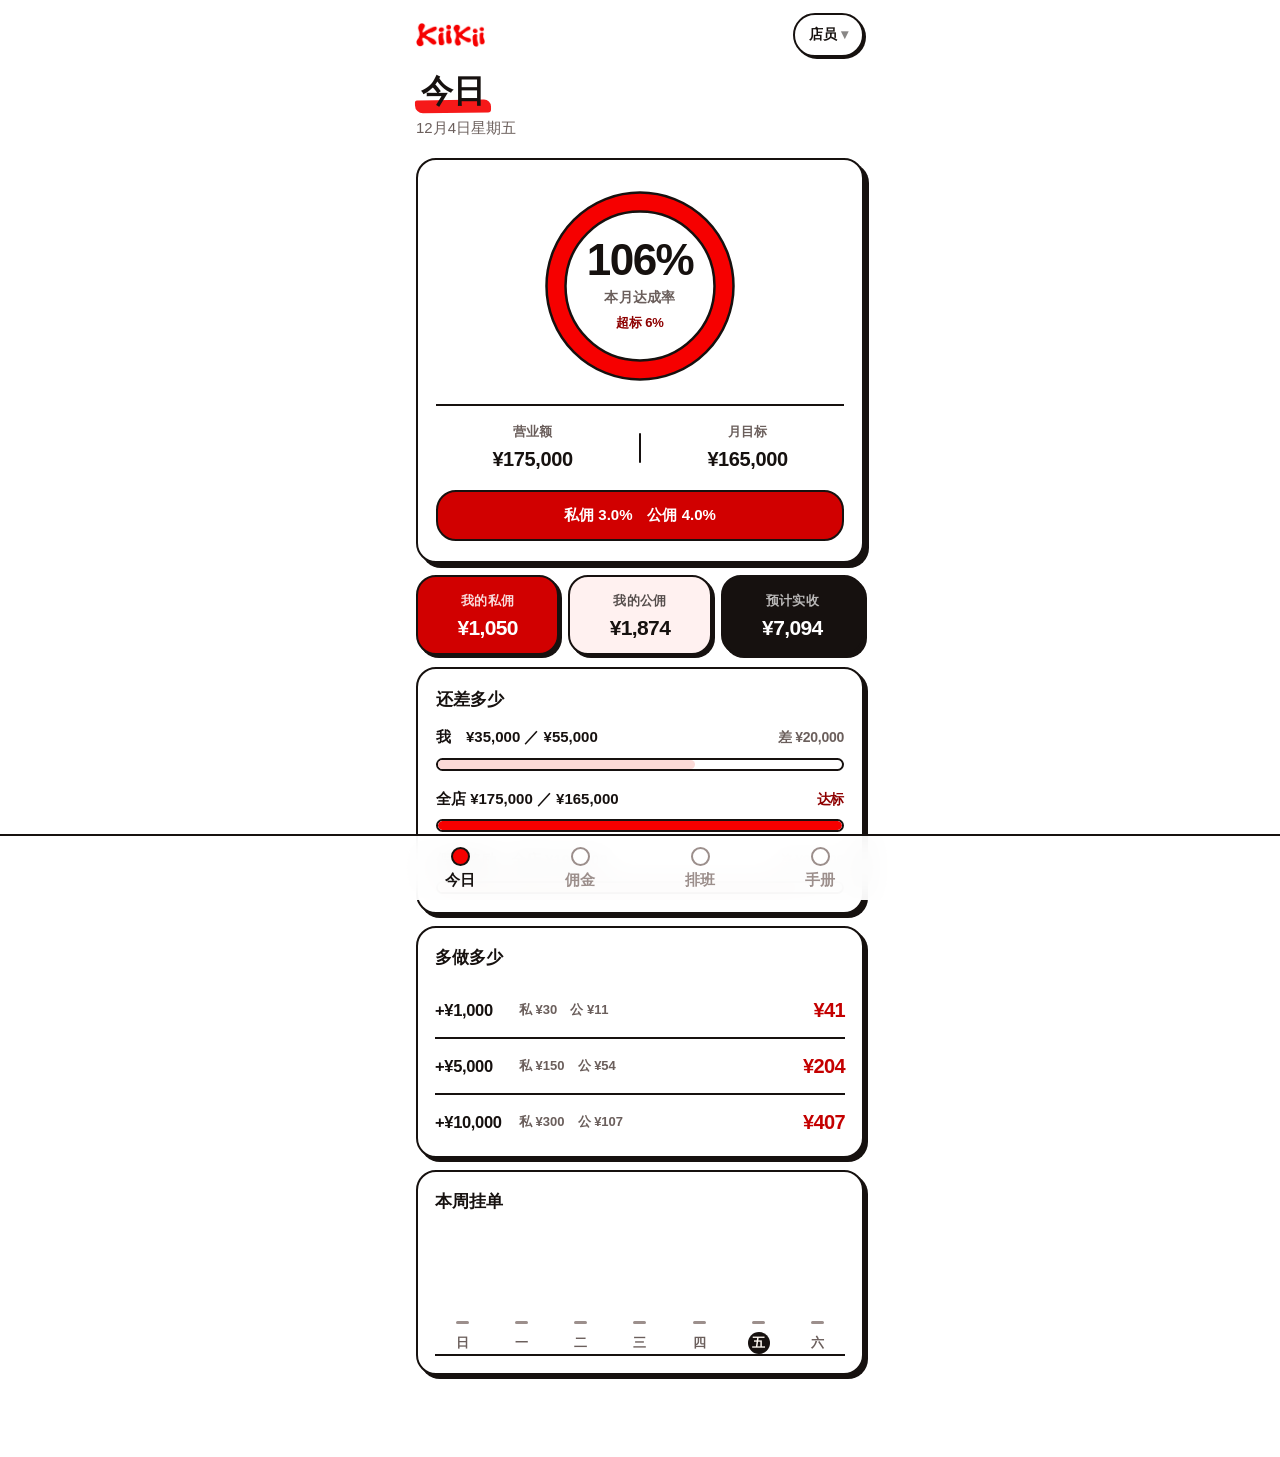
<file: index.html>
<!doctype html>
<html lang="zh-Hans">
<head>
<meta charset="utf-8">
<meta name="viewport" content="width=device-width,initial-scale=1,viewport-fit=cover">
<meta name="theme-color" content="#fdf6f5">
<meta name="robots" content="noindex,nofollow">
<title>KIIKII 珠海店</title>
<link rel="icon" href="logo.png">
<link rel="stylesheet" href="app.css">
</head>
<body>

<!-- ══ 今日 ══ -->
<main class="app" id="p-home">
  <div class="brand">
    <img src="logo.png" alt="KiiKii" width="150" height="52">
    <button class="who" id="whoName" type="button">店员</button>
  </div>
  <div class="bar"><div><h1><span class="hl">今日</span></h1><div class="sub" id="homeSub"></div></div></div>

  <div class="stack">
    <div class="hero">
      <div class="dial">
        <svg viewBox="0 0 200 200" role="img" aria-labelledby="dialT">
          <title id="dialT">本月达成率</title>
          <circle cx="100" cy="100" r="84" fill="none" stroke="#fff1f0" stroke-width="19"></circle>
          <circle id="arcMain" cx="100" cy="100" r="84" fill="none" stroke="#f60000" stroke-width="19"
                  stroke-linecap="butt" stroke-dasharray="527.79" stroke-dashoffset="527.79"></circle>
          <circle cx="100" cy="100" r="93.5" fill="none" stroke="#16110f" stroke-width="2.5"></circle>
          <circle cx="100" cy="100" r="74.5" fill="none" stroke="#16110f" stroke-width="2.5"></circle>
        </svg>
        <div class="mid">
          <div class="pct num" id="hPct">0%</div>
          <div class="pl">本月达成率</div>
          <div class="over num" id="hOver" hidden></div>
        </div>
      </div>
      <div class="heroFig">
        <div class="c"><div class="k">营业额</div><div class="v num" id="hRev">¥0</div></div>
        <div class="sep"></div>
        <div class="c"><div class="k">月目标</div><div class="v num" id="hTgt">¥0</div></div>
      </div>
      <div class="verdict" id="hVerdict"></div>
    </div>

    <div class="tiles">
      <div class="tile priv"><div class="k">我的私佣</div><div class="v num" id="hPv">¥0</div></div>
      <div class="tile pub"><div class="k">我的公佣</div><div class="v num" id="hPb">¥0</div></div>
      <div class="tile net"><div class="k">预计实收</div><div class="v num" id="hNet">¥0</div></div>
    </div>

    <div class="card pgcard">
      <div class="ct">还差多少</div>
      <div class="pg" id="pgMe">
        <div class="pgtop"><span class="pl"></span><span class="pr num"></span></div>
        <div class="track"><div class="fill"></div></div>
      </div>
      <div class="pg" id="pgSt">
        <div class="pgtop"><span class="pl"></span><span class="pr num"></span></div>
        <div class="track"><div class="fill"></div></div>
      </div>
      <div class="pg" id="hLeaveProg">
        <div class="pgtop"><span class="pl">假期奖励</span><span class="pr num" id="hLvRest"></span></div>
        <div class="track"><div class="fill" id="hLvFill" style="width:0%"></div></div>
      </div>
    </div>

    <div class="card">
      <div class="ct">多做多少</div>
      
      <div id="gainRows"></div>
    </div>

    <div class="card">
      <div class="ct" id="wkTitle" style="margin-bottom:0">本周挂单</div>
      <div class="week" id="wkBars"></div>
    </div>

  </div>
</main>

<!-- ══ 佣金 ══ -->
<main class="app" id="p-comm" hidden>
  <div class="brand"><img src="logo.png" alt="KiiKii" width="150" height="52"></div>
  <div class="bar"><div><h1><span class="hl">佣金</span></h1></div></div>

  <div class="stack">
    <div class="card">
      <label class="f"><span class="lb">店铺月营业额</span>
        <input class="big num" type="number" inputmode="numeric" id="cRev" value="175000" step="1000"></label>
      <div class="g2" style="margin-top:12px">
        <label class="f"><span class="lb">我的挂单额</span>
          <input class="num" type="number" inputmode="numeric" id="cSale" value="35000" step="500"></label>
        <label class="f"><span class="lb">我的工时</span>
          <input class="num" type="number" inputmode="numeric" id="cHrs" value="174" step="2"></label>
      </div>
      <div class="g2" style="margin-top:10px">
        <label class="f"><span class="lb">岗位</span><select id="cRole"></select></label>
        <label class="f"><span class="lb" id="cBaseLb">底薪加津贴</span>
          <input class="num" type="number" inputmode="numeric" id="cBase" value="4100" step="100"></label>
      </div>
      <div class="res">
        <div class="p"><div class="k">私佣</div><div class="v num" id="cPv">¥0</div></div>
        <div class="g"><div class="k">公佣</div><div class="v num" id="cPb">¥0</div></div>
        <div><div class="k">大单奖</div><div class="v num" id="cBn">¥0</div></div>
        <div class="net"><div class="k">实收</div><div class="v num" id="cNet">¥0</div></div>
      </div>
    </div>

    <div class="card">
      <div class="lb">我的大单（单数）</div>
      <div class="g3">
        <label class="f"><span class="lb">满 800 加 10</span>
          <input class="num" type="number" inputmode="numeric" id="cB1" value="4" step="1"></label>
        <label class="f"><span class="lb">满 1400 加 30</span>
          <input class="num" type="number" inputmode="numeric" id="cB2" value="1" step="1"></label>
        <label class="f"><span class="lb">满 2400 加 50</span>
          <input class="num" type="number" inputmode="numeric" id="cB3" value="0" step="1"></label>
      </div>
    </div>

    <div class="row" id="cFixed"><span>固定薪</span><b class="num">¥0</b></div>
    <div class="row"><span>我的个人目标</span><b class="num" id="cTg">¥0</b></div>
    <div class="row" id="cRate"><span>本月费率</span><b>-</b></div>
    <div class="row" id="cNext"><span>距离下一档</span><b>-</b></div>

    <details>
      <summary>进阶设定</summary>
      <div class="dbody">
        <div class="g3">
          <label class="f"><span class="lb">月目标</span>
            <input class="num" type="number" inputmode="numeric" id="cTgt" value="165000" step="5000"></label>
          <label class="f"><span class="lb">全职人数</span>
            <input class="num" type="number" inputmode="numeric" id="cFt" value="3" step="1"></label>
          <label class="f"><span class="lb">全队总工时</span>
            <input class="num" type="number" inputmode="numeric" id="cWt" value="520" step="10"></label>
        </div>
        <div class="seg" role="group" aria-label="经营阶段">
          <button type="button" id="segSt" aria-pressed="true">稳定期</button>
          <button type="button" id="segRamp" aria-pressed="false">开业头三个月</button>
        </div>
        <p class="note">费率跟全店达成率：70% 起 1%，90% 起 2%，达标起私佣 3% ／ 公佣 4%。
        超出个人目标的部分 6%。</p>
      </div>
    </details>

    <p class="note" style="text-align:center">估算。发薪以实际结算为准。</p>
  </div>
</main>

<!-- ══ 排班 ══ -->
<main class="app" id="p-shift" hidden>
  <div class="brand"><img src="logo.png" alt="KiiKii" width="150" height="52"></div>

  <!-- 未登入 -->
  <div id="shGate">
    <div class="bar"><div><h1><span class="hl">排班</span></h1>
      <div class="sub">登录后查看自己的班次</div></div></div>
    <div class="stack">
      <div class="card">
        <label class="f"><span class="lb">我是谁</span><select id="lgName"></select></label>
        <label class="f" style="margin-top:12px"><span class="lb">PIN</span>
          <input type="password" inputmode="numeric" id="lgPin" maxlength="6" placeholder="四位数字"></label>
        <button class="btn pri" id="lgGo" type="button" style="margin-top:14px">登录</button>
        <div class="alert" id="lgErr" hidden style="margin-top:12px"></div>
      </div>
      <p class="note" style="text-align:center">PIN 请到店里向店长索取。登录一次记住 60 天。</p>
    </div>
  </div>

  <!-- 已登入 -->
  <div id="shMain" hidden>
    <div class="bar"><div><h1><span class="hl">排班</span></h1><div class="sub" id="shSub"></div></div>
      <button class="btn" id="shEdit" type="button" hidden
        style="width:auto;min-height:38px;font-size:13px;padding:8px 16px">排班</button></div>

    <div class="stack">
      <div class="btn2">
        <button class="btn" id="shPrev" type="button">上一周</button>
        <button class="btn" id="shNext" type="button">下一周</button>
      </div>
      <div class="card" id="shList"></div>
      <div class="row"><span>本周我的班次</span><b class="num" id="shMine">0</b></div>
      <p class="note" id="shHint"></p>

      <details id="shTimeBox" hidden>
        <summary>预设时间</summary>
        <div class="dbody">
          <div class="lb">营业时间</div>
          <div class="tedit" style="margin-top:0">
            <input type="time" id="stOpen" aria-label="开店">
            <span>到</span>
            <input type="time" id="stClose" aria-label="关店">
          </div>
          <div class="lb" style="margin-top:4px">早班</div>
          <div class="tedit" style="margin-top:0">
            <input type="time" id="stAmS" aria-label="早班开始">
            <span>到</span>
            <input type="time" id="stAmE" aria-label="早班结束">
          </div>
          <div class="lb" style="margin-top:4px">晚班</div>
          <div class="tedit" style="margin-top:0">
            <input type="time" id="stPmS" aria-label="晚班开始">
            <span>到</span>
            <input type="time" id="stPmE" aria-label="晚班结束">
          </div>
          <button class="btn pri" id="stSaveTime" type="button">保存</button>
          <p class="note" id="stTimeMsg">改完全店生效，手册页也跟着变。已经单独改过时间的那几天不受影响。</p>
        </div>
      </details>

      <details id="shStaffBox" hidden>
        <summary>员工名单</summary>
        <div class="dbody">
          <div id="shStaffList"></div>
          <button class="btn" id="stAdd" type="button">加一个人</button>
          <p class="note" id="stStaffMsg">改完点一下其他地方就保存。PIN 留空 ＝ 不改。改了名字，登录时要用新名字。</p>
        </div>
      </details>
      <button class="btn" id="lgOut" type="button">退出登录</button>
    </div>
  </div>
</main>

<main class="app" id="p-book" hidden>
  <div class="brand"><img src="logo.png" alt="KiiKii" width="150" height="52"></div>
  <div class="bar"><div><h1><span class="hl">上班手册</span></h1>
    <div class="sub">珠海十字门 C1017 店</div></div></div>

  <div class="stack">
    <div class="card">
      <div class="ct">营业时间</div>
      <div class="row"><span>开店</span><b id="bkOpen">10:00</b></div>
      <div class="row" style="margin-top:8px"><span>关店</span><b id="bkClose">22:00</b></div>
      <div class="row" style="margin-top:8px"><span>早班</span><b id="bkAm">09:45 到 16:00</b></div>
      <div class="row" style="margin-top:8px"><span>晚班</span><b id="bkPm">15:45 到 22:15</b></div>
      <p class="note" style="margin-top:10px">提前 15 分钟到店换装、交接。关店后清点、锁铺再走。</p>
    </div>

    <div class="alert" style="font-size:14px;line-height:1.7">
      <b style="font-size:15px">一条红线：所有销售必须经商场 POS 入账</b><br>
      当日交易，当日入单。这是租约条款，不是公司内部规定。
    </div>

    <details>
      <summary>七件事，做一次即解除劳动合同</summary>
      <div class="dbody">
        <p class="note" style="line-height:1.9">
          1. 用个人微信／支付宝收款码收客人的钱<br>
          2. 用自己手机收款<br>
          3. 收现金不开单、不入 POS<br>
          4. 跟客人说「不开单便宜点」<br>
          5. 帮熟客或朋友私下出货<br>
          6. 先收钱、之后才补入 POS<br>
          7. <b>月底把单留到下个月再入</b>（冲提成档位）
        </p>
        <p class="note" style="margin-top:10px">
          第 7 条最容易发生。月底觉得「这个月反正够不到档，不如留几单下个月一起冲」，
          这个念头会让整间店没得做：留单等于当月少报营业额，租约第 12 条少报超过 5‰ 赔
          <b>3 倍</b>，瞒报赔 <b>10 倍</b>，累计 <b>3 次</b>商场可直接收回铺位。
          而且商场自己掌握 POS 数据，瞒不住。
        </p>
      </div>
    </details>

    <details>
      <summary>每一单怎么做</summary>
      <div class="dbody">
        <p class="note" style="line-height:1.9">
          1. 客人决定买，带到收银台<br>
          2. 商场 POS 开单，<b>每件扫码或输入</b>，不要合并成一个总额<br>
          3. 客人付款（银行卡／微信／支付宝／现金都走 POS）<br>
          4. 打单、装袋、交给客人<br>
          5. 小票副联留底
        </p>
      </div>
    </details>

    <details>
      <summary>特殊情况怎么办</summary>
      <div class="dbody">
        <div class="row"><span>POS 死机或断网</span><b>立刻告诉店长</b></div>
        <p class="note">店长联络商场。人手记下每单的时间、货品、金额、付款方式，系统恢复立刻补入。
          <b>不可以自己找别的渠道收钱。</b></p>
        <div class="row" style="margin-top:10px"><span>客人要求不开单</span><b>礼貌拒绝</b></div>
        <p class="note">「不好意思，我们所有交易都要经商场系统。」</p>
        <div class="row" style="margin-top:10px"><span>退换货</span><b>一律走 POS 退货单</b></div>
        <div class="row" style="margin-top:8px"><span>员工自购</span><b>照样开单，用员工码</b></div>
        <div class="row" style="margin-top:8px"><span>寄卖代销品</span><b>一样要过 POS</b></div>
        <div class="row" style="margin-top:8px"><span>会员折扣</span><b>协议签好前不可以做</b></div>
      </div>
    </details>

    <details>
      <summary>排班怎么用</summary>
      <div class="dbody">
        <p class="note" style="line-height:1.9">
          在「排班」页点自己的名字报班，虚线「待批」表示已报、等店长批准。<br>
          再点一次可以撤回。<b>店长批准后才算数</b>，已批准的班次要找店长改。<br>
          换班：先自己找到人对调，再一起告诉店长。<br>
          请假：提前三天跟店长说；突发病假当天早上八点前一定要打电话，不要只发消息。
        </p>
      </div>
    </details>

    <details>
      <summary>工资怎么算</summary>
      <div class="dbody">
        <p class="note" style="line-height:1.9">
          <b>底薪 ＋ 私佣 ＋ 公佣 ＋ 大单奖</b>。<br>
          私佣看你自己挂单额，个人目标以内按当档提成率（封顶 3%），
          <b>超出个人目标的部分 6%</b>。<br>
          公佣是全店一起分：提成率 × 全店营业额，店长先分 20%，其余按上班时间摊。<br>
          大单奖按单算，满 800 加 10 元、满 1,400 加 30 元、满 2,400 加 50 元，取最高一档。<br>
          全店未到 70%，当月只有底薪。退货的私佣和大单奖次月扣回。
        </p>
        <p class="note" style="margin-top:10px">在「佣金」页可以自己试算。那里是估算，发薪以店长实际结算为准。</p>
      </div>
    </details>

    <details>
      <summary>销售话术　进店到送客</summary>
      <div class="dbody">
        <div class="tk"><div class="tq">客人刚进门</div>
          <p class="say">「欢迎光临，随便看看，有需要叫我。」</p>
          <p class="no">别跟在后面三步之内。让客人自己走一圈，等他停在某件货前面再上。</p></div>

        <div class="tk"><div class="tq">客人说「我随便看看」</div>
          <p class="say">「好，你先看。这排是新到的，那边是折扣区。」</p>
          <p class="no">别追问「你想找什么」。给他方位，退开。他停下来你再过去。</p></div>

        <div class="tk"><div class="tq">客人拿起一件在看</div>
          <p class="say">「这件是纯棉的，洗完不会缩。你穿平时是 M 吧？我拿件你试下。」</p>
          <p class="no">别问「要不要试」，多数人会答不用。直接说「我拿件你试下」。</p></div>

        <div class="tk"><div class="tq">客人试完出来</div>
          <p class="say">「这个颜色挺衬你。你转一下我看看后面……肩线刚好。」</p>
          <p class="no">别只说「好看」。说一个具体的点，客人才信。</p></div>

        <div class="tk"><div class="tq">连带　⭐ 这一句最值钱</div>
          <p class="say">「这条裤配这件刚好，一起试下看看整套效果。」</p>
          <p class="say">「再挑一件凑够 800，今天有优惠。」</p>
          <p class="no">客单价平均 450。多卖一件到 800，你有大单奖 10 元，
            到 1,400 是 30 元，到 2,400 是 50 元。<b>每一单都问一句。</b></p></div>

        <div class="tk"><div class="tq">客人嫌贵</div>
          <p class="say">「这个价位是因为用的是 XX 料，你摸一下手感。同类的在别家要 XXX。」</p>
          <p class="say">「你平时穿得多的话，算下来每次没多少。」</p>
          <p class="no">别马上说「可以给你便宜点」。先讲价值，再讲价格。
            <b>折扣不是你能决定的，要问店长。</b></p></div>

        <div class="tk"><div class="tq">客人要求打折</div>
          <p class="say">「这个价格已经是活动价了。不过我可以帮你看看有没有满减。」</p>
          <p class="no">不可以私自答应任何折扣。会员折扣在协议签好之前一律不做。</p></div>

        <div class="tk"><div class="tq">没有他要的码</div>
          <p class="say">「这个码刚好卖完。我帮你问下别家店有没有，或者留个微信，到货第一时间通知你。」</p>
          <p class="no">别只说「没有了」就结束。给下一步。</p></div>

        <div class="tk"><div class="tq">客人说「我再考虑一下」</div>
          <p class="say">「好。这件只剩两件了，你要的话我帮你留到今天关店。」</p>
          <p class="no">留货是真的要留。说了不做，下次客人不信你。</p></div>

        <div class="tk"><div class="tq">到收银台　最后加购</div>
          <p class="say">「一共 XXX。要不要加个袜子／配件，凑够 XXX 有优惠？」</p>
          <p class="no">开单前最后一次机会。开完单再问就晚了。</p></div>

        <div class="tk"><div class="tq">开单前　办会员</div>
          <p class="say">「今天办个会员吧，就用手机号，一分钟。以后积分、新品和补码会优先通知你。」</p>
          <p class="no">只讲积分和通知。<b>会员折扣协议签好之前，不可以承诺任何折扣。</b></p></div>

        <div class="tk"><div class="tq">收完钱　加微信</div>
          <p class="say">「加个微信吧，新货和补码我第一时间发你，不用白跑一趟。」</p>
          <p class="say">「备注一下你的名字和尺码，下次直接跟我说就行。」</p>
          <p class="no">加完当场备注：日期、买了什么、尺码、偏好。过两天就记不住了。<br>
            <b>微信只用来联络，绝对不可以用来收钱</b>（红线第 1 条，一次即解除劳动合同）。</p></div>

        <div class="tk"><div class="tq">送客</div>
          <p class="say">「慢走。有问题随时回来找我，七天内可以换。」</p>
          <p class="no">送到门口，别站在收银台喊。</p></div>
      </div>
    </details>

    <details>
      <summary>有事找谁</summary>
      <div class="dbody">
        <p class="note" style="line-height:1.9">
          排班、请假、换班、客诉、POS 问题 → <b>店长</b><br>
          工资有疑问 → 先找店长核对当月 POS 明细<br>
          店长处理不了的 → 店长联络公司
        </p>
      </div>
    </details>

    <p class="note" style="text-align:center">入职时需签收纸本《收银 SOP》。本页内容与纸本一致，以纸本为准。</p>
  </div>
</main>

<nav class="tabs"><div class="in" role="tablist">
  <button role="tab" data-tab="home"  aria-selected="true"><span class="mk"></span>今日</button>
  <button role="tab" data-tab="comm"  aria-selected="false"><span class="mk"></span>佣金</button>
  <button role="tab" data-tab="shift" aria-selected="false"><span class="mk"></span>排班</button>
  <button role="tab" data-tab="book"  aria-selected="false"><span class="mk"></span>手册</button>
</div></nav>

<script src="app.js"></script>
</body>
</html>
</file>
<file: app.css>
/* 圆角三档，全站只此三个值：
     容器 20px（card / hero / verdict / tile / row / alert / details / pre）
     互动 12px（input / select / btn / seg / 名单输入 / tab 标记 / 话术对白）
     pill 999px（chip / 进度条轨道）
   例外（各有功能理由，唔算入系统）：麦克笔底线不规则角、日号圆点 50%、
   周条只圆顶、进度条单边圆、hairline 2px、focus ring 8px。

   红色两只用途分明：
     --red #f60000      大字同图形专用（白字落去只有 4.27:1，唔够细字用）
     --red-fill #d10000 任何要摆白字嘅红底（5.60:1，过 AA）

   KIIKII 内部工具 v2.0
   设计语言：健康追踪 app 卡片式（Pinterest 参考：calorie tracker dashboard）
   ⚠️ 零外部请求：用户在珠海，Google Fonts 被墙、CDN 不稳、esm.sh 已证实会失败。
      字体走系统栈，图示不用库，全部自足。

   半径系统（全站遵守）：主卡 26px ／ 卡 20px ／ 砖 18px ／ 掣 14px ／ 输入 12px ／ chip 同 pill 999px
   一律 2.5px 黑框 ＋ 硬边投影（3-5px 实心黑，唔用柔和阴影），係手绘麦克笔嘅底层做法
   accent 只有一只：KIIKII 红，靠深浅同反白分层次，唔加第二只色。
   green 只做「达标」语意，唔当 accent 用。 */
:root{
  /* 手绘麦克笔：白底、粗黑框、KIIKII 红做萤光笔。
     外框一律 var(--stroke) 粗细，卡有硬边投影（唔用柔和阴影）。 */
  --ground:#ffffff;
  --card:#ffffff;
  --sunk:#fff1f0;
  --ink:#16110f;
  --ink-2:#6b5f5c;
  --ink-3:#9c8f8c;
  --line:#16110f;
  --line-2:#16110f;
  --stroke:2.5px;
  --red:#f60000;         /* KIIKII 招牌红：只做大字同装饰 */
  --red-ink:#c40000;     /* 细字 4.6:1 */
  --red-fill:#d10000;    /* 做底时配奶油字 5.3:1 */
  --red-wash:#fdeceb;
  --red-tint:#fbdad7;
  --red-deep:#8e0000;
  --shadow-s:3px 3px 0 var(--ink);
  --shadow-m:4px 4px 0 var(--ink);
  --shadow-l:5px 5px 0 var(--ink);
  --sans:-apple-system,BlinkMacSystemFont,"PingFang SC","PingFang HK","Noto Sans SC","Microsoft YaHei",sans-serif;
  --tabh:64px;
  color-scheme:light;
}
*{margin:0;padding:0;box-sizing:border-box;-webkit-tap-highlight-color:transparent}
[hidden]{display:none!important}
html{-webkit-text-size-adjust:100%}
body{
  background:var(--ground);color:var(--ink);font-family:var(--sans);
  font-size:16px;line-height:1.5;-webkit-font-smoothing:antialiased;
  padding:0 0 calc(var(--tabh) + 18px + env(safe-area-inset-bottom));
}
.num{font-variant-numeric:tabular-nums;letter-spacing:-.02em}
/* 萤光笔一扫：红带垫喺字底，似用 marker 划过 */
.hl{position:relative;display:inline-block;padding:0 5px}
.hl::before{content:"";position:absolute;left:-1px;right:-1px;bottom:2px;height:.42em;
  background:var(--red);opacity:.9;border-radius:2px 7px 3px 8px;z-index:-1;transform:rotate(-.7deg)}
:focus-visible{outline:2px solid var(--red-fill);outline-offset:2px;border-radius:8px}

/* ── 外壳 ── */
.app{max-width:480px;margin:0 auto;padding:0 16px}
.brand{display:flex;align-items:center;justify-content:space-between;gap:12px;
  padding:calc(13px + env(safe-area-inset-top)) 0 0}
.brand img{height:24px;width:auto;display:block}
.bar{display:flex;align-items:baseline;justify-content:space-between;gap:12px;padding:10px 0 4px}
..bar h1{font-size:26px;font-weight:700;letter-spacing:-.02em;line-height:1.15}
.who{font-size:14px;min-height:44px;font-weight:800;color:var(--ink);font-family:var(--sans);
  background:var(--card);border:2px solid var(--ink);border-radius:999px;
  padding:6px 14px;box-shadow:2px 2px 0 var(--ink)}
.who::after{content:" ▾";opacity:.5}
.who:active{transform:translate(2px,2px);box-shadow:0 0 0 var(--ink)}
.sale{margin-top:9px}
.sale input{min-height:40px;font-size:15.5px;padding:8px 11px}
.sale .lb{font-size:13px;margin-bottom:4px}
.sub{font-size:15px;color:var(--ink-2);font-weight:500;margin-top:2px}

.card{background:var(--card);border:var(--stroke) solid var(--ink);border-radius:20px;
  padding:17px;box-shadow:var(--shadow-m)}
.stack{display:flex;flex-direction:column;gap:12px;margin-top:14px}

/* ── 达成率圈（今日页主角）── */
/* 主圈：读数摆喺环中间，係呢个 genre 嘅招牌做法 */
.hero{background:var(--card);border:var(--stroke) solid var(--ink);border-radius:20px;
  padding:26px 18px 20px;box-shadow:var(--shadow-l)}
.dial{position:relative;margin:0 auto}
.dial{width:200px;height:200px}
.dial svg{width:200px;height:200px;display:block;transform:rotate(-90deg);overflow:visible}
.dial .mid{position:absolute;inset:0;display:flex;flex-direction:column;
  align-items:center;justify-content:center;text-align:center;padding:0 30px}
.dial .pct{font-size:44px;font-weight:800;line-height:.95;letter-spacing:-.035em;
  isolation:isolate}
.dial .pl{font-size:13.5px;font-weight:700;color:var(--ink-2);margin-top:7px;letter-spacing:.02em}
.dial .over{font-size:13px;font-weight:800;color:var(--red-deep);margin-top:5px}
.heroFig{display:grid;grid-template-columns:1fr auto 1fr;gap:10px;align-items:center;
  margin-top:18px;padding-top:16px;border-top:2px solid var(--ink)}
.heroFig .c{text-align:center}
.heroFig .k{font-size:13px;font-weight:700;color:var(--ink-2)}
.heroFig .v{font-size:20px;font-weight:800;margin-top:3px;letter-spacing:-.02em}
.heroFig .sep{width:2px;height:30px;background:var(--ink);border-radius:2px}
.verdict{margin-top:16px;border-radius:20px;padding:12px 15px;font-size:15px;
  font-weight:800;text-align:center;background:var(--card);color:var(--ink);
  border:2px solid var(--ink)}
.verdict.hit{background:var(--red-fill);color:#fff}

/* ── 数字砖 ── */
.tiles{display:grid;grid-template-columns:repeat(3,1fr);gap:9px}
.tile{border:var(--stroke) solid var(--ink);border-radius:20px;padding:15px 9px 14px;
  text-align:center;box-shadow:var(--shadow-s)}
.tile .k{font-size:12.5px;font-weight:700;letter-spacing:.02em;opacity:.72}
.tile .v{font-size:21px;font-weight:800;margin-top:6px;line-height:1.1;letter-spacing:-.03em}
.tile.priv{background:var(--red-fill);color:#fff}
.tile.priv .k{opacity:.86}
.tile.pub{background:var(--sunk);color:var(--ink)}
.tile.net{background:var(--ink);color:#fff}
.tile.net .k{opacity:.7}

/* ── 周条（排班 + 本周业绩共用）── */
.week{display:grid;grid-template-columns:repeat(7,1fr);gap:5px;margin-top:16px}
.day{text-align:center;display:flex;flex-direction:column;align-items:center}
.day .n{font-size:12px;font-weight:800;color:var(--ink-3);height:13px;letter-spacing:-.02em}
.week{border-bottom:2px solid var(--ink);padding-bottom:0}
.day .bar-wrap{height:78px;display:flex;align-items:flex-end;margin-top:3px}
.day .b{width:13px;border-radius:7px 7px 0 0;background:var(--red);
  border:2px solid var(--ink);border-bottom:none}
.day.today .b{background:var(--ink)}
.day .b.zero{height:4px;background:var(--ink-3);border:none;border-radius:2px}
.day .d{font-size:13px;font-weight:700;color:var(--ink-2);margin-top:8px;
  width:22px;height:22px;line-height:22px;border-radius:50%}
.day.today .d{background:var(--ink);color:#fff9f2}
.day.today .n{color:var(--red-ink)}

/* ── 表单 ── */
label.f{display:block}
.lb{display:block;font-size:14px;font-weight:600;color:var(--ink-2);margin-bottom:6px}
input,select{width:100%;min-height:48px;font-family:var(--sans);font-size:16px;font-weight:700;
  font-variant-numeric:tabular-nums;color:var(--ink);background:var(--card);
  border:2px solid var(--ink);border-radius:12px;padding:11px 13px}
input:focus,select:focus{background:var(--sunk);box-shadow:2px 2px 0 var(--ink)}
input[readonly]{color:var(--ink-2);font-weight:600}
.g2{display:grid;grid-template-columns:1fr 1fr;gap:10px}
.g3{display:grid;grid-template-columns:repeat(3,1fr);gap:10px}
.big{font-size:24px;font-weight:700;min-height:58px}

/* ── 结果行 ── */
.res{display:grid;grid-template-columns:repeat(4,1fr);gap:8px;margin-top:15px;
  padding-top:15px;border-top:2px solid var(--ink)}
.res div{text-align:center}
.res .k{font-size:13px;font-weight:600;color:var(--ink-2)}
.res .v{font-size:18px;font-weight:700;margin-top:3px}
.res .p .v{color:var(--red-ink)} .res .g .v{color:var(--red-ink);opacity:.72}
.res .net .v{font-size:20px}

/* 三条进度摆同一张卡，先唔会读落好散 */
.ct{font-size:16.5px;font-weight:800;letter-spacing:-.01em;margin-bottom:14px}
.pgcard{padding:18px}
.pg{margin-bottom:17px}
.pg:last-child{margin-bottom:0}
.pgtop{display:flex;justify-content:space-between;align-items:baseline;gap:10px}
.pg .pl{font-size:15px;font-weight:700}
.pg .pr{font-size:14px;font-weight:800;color:var(--ink-2)}
.pg.hit .pr{color:var(--red-deep)}
.pg .track{height:13px;border-radius:999px;background:var(--card);margin-top:9px;
  overflow:hidden;border:2px solid var(--ink)}
.pg .fill{height:100%;border-radius:0 999px 999px 0;background:var(--red-tint);min-width:0;
  transition:width .32s cubic-bezier(.16,1,.3,1)}
.pg.hit .fill{background:var(--red);border-radius:999px}
.pg .ps{font-size:13px;font-weight:600;color:var(--ink-3);margin-top:7px}

/* 多做几多，多袋几多 */
.gainhd{display:grid;grid-template-columns:74px 1fr auto;gap:10px;font-size:12.5px;
  font-weight:700;color:var(--ink-3);padding-bottom:8px;border-bottom:2px solid var(--ink)}
.gainhd span:last-child{text-align:right}
.gain{display:grid;grid-template-columns:74px 1fr auto;gap:10px;align-items:center;
  padding:12px 0;border-bottom:2px solid var(--ink)}
.gain:last-child{border-bottom:none;padding-bottom:2px}
.gain .gx{font-size:16.5px;font-weight:800;letter-spacing:-.02em}
.gain .gd{font-size:13px;font-weight:600;color:var(--ink-2);line-height:1.4}
.gain .gt{font-size:20px;font-weight:800;color:var(--red-ink);letter-spacing:-.03em;text-align:right}
.gain.up .gd{color:var(--red-deep);font-weight:700}
.gain.up .gt{color:var(--red-deep)}
.gainnote{font-size:13.5px;font-weight:600;color:var(--ink-2);line-height:1.55;
  margin-top:13px;padding-top:12px;border-top:2px solid var(--ink)}

.row{display:flex;justify-content:space-between;align-items:baseline;gap:12px;
  font-size:15px;font-weight:700;color:var(--ink-2);padding:12px 15px;
  background:var(--card);border:var(--stroke) solid var(--ink);border-radius:20px;
  box-shadow:var(--shadow-s)}
.row b{font-size:17px;font-weight:700;color:var(--ink)}
.row.good{background:var(--red-fill)} .row.good span{color:#fff6f5;opacity:.85} .row.good b{color:#fff6f5}


/* ── 按钮 ── */
button{font-family:var(--sans);cursor:pointer;border:none}
.btn{width:100%;min-height:50px;font-size:16.5px;font-weight:800;border-radius:12px;
  background:var(--card);color:var(--ink);border:var(--stroke) solid var(--ink);
  box-shadow:3px 3px 0 var(--ink);padding:12px 18px}
.btn:active{transform:translate(3px,3px);box-shadow:0 0 0 var(--ink)}
.btn.pri{background:var(--red-fill);color:#fff}
.btn.pri:active{background:var(--red-deep)}
.btn2{display:grid;grid-template-columns:1fr 1fr;gap:10px}

/* ── 分段控制 ── */
.seg{display:flex;gap:0;border:2px solid var(--ink);border-radius:12px;overflow:hidden}
.seg button{flex:1;min-height:44px;font-size:15px;font-weight:800;background:var(--card);color:var(--ink-2)}
.seg button+button{border-left:2px solid var(--ink)}
.seg button[aria-pressed="true"]{background:var(--red-fill);color:#fff}

/* ── 排班 ── */
.shift{display:grid;grid-template-columns:52px 1fr;gap:12px;align-items:start;
  padding:13px 0;border-bottom:2px solid var(--ink)}
.shift:last-child{border-bottom:none}
.shift .dt{font-size:15px;font-weight:700;line-height:1.3}
.shift .dt em{display:block;font-style:normal;font-size:13px;font-weight:600;color:var(--ink-2);margin-top:1px}
.shift.is-today .dt{color:var(--red-ink)}
.slot{margin-bottom:9px}
.slot:last-child{margin-bottom:0}
.slot .sl{font-size:13px;font-weight:700;color:var(--ink-2);margin-bottom:5px}
.slot .sl em{font-style:normal;font-weight:600;color:var(--ink-3);margin-left:4px;
  font-variant-numeric:tabular-nums}
.chips{display:flex;flex-wrap:wrap;gap:6px}
.chip{font-size:14px;font-weight:700;padding:7px 13px;border-radius:999px;
  background:var(--card);color:var(--ink);border:2px solid var(--ink)}
.chip[aria-pressed="true"]{background:var(--red-fill);color:#fff}
.chip.req{background:#fff;color:var(--red-ink);border-style:dashed}
.chip.req::after{content:" 待批";font-size:12px;font-weight:600}
.chip.mine{box-shadow:0 0 0 2px var(--ink)}
.chip:disabled{opacity:.45}
.chip.off{color:var(--ink-3);border-color:var(--ink-3)}
.chip:active{transform:scale(.97)}
.empty{font-size:14px;color:var(--ink-3);font-weight:600;padding:3px 0}

/* ── 提示 ── */
.note{font-size:14px;line-height:1.75;color:var(--ink-2);font-weight:500;padding:2px 4px}
.note b{color:var(--ink);font-weight:700}
.alert{font-size:15px;line-height:1.55;font-weight:600;border-radius:20px;padding:13px 16px;
  background:var(--red-wash);color:var(--red-ink)}
details{background:var(--card);border-radius:20px;
  box-shadow:0 1px 2px rgba(74,50,34,.05),0 8px 22px -14px rgba(74,50,34,.30)}
summary{font-size:15px;font-weight:700;color:var(--ink-2);padding:17px 18px;
  list-style:none;display:flex;align-items:center;justify-content:space-between;min-height:52px}
summary::-webkit-details-marker{display:none}
summary::after{content:"＋";font-size:16px;font-weight:600}
details[open] summary::after{content:"－"}
details[open] summary{border-bottom:2px solid var(--ink)}
.dbody{padding:16px;display:flex;flex-direction:column;gap:13px}
pre{display:none;white-space:pre-wrap;font-size:14px;line-height:1.6;font-weight:500;
  background:var(--card);border:var(--stroke) solid var(--ink);border-radius:20px;padding:15px;overflow-x:auto}
pre.on{display:block}

/* ── 底部 tab ── */
.tabs{position:fixed;left:0;right:0;bottom:0;z-index:20;
  background:rgba(255,255,255,.92);backdrop-filter:blur(14px);
  -webkit-backdrop-filter:blur(14px);border-top:var(--stroke) solid var(--ink);
  padding-bottom:env(safe-area-inset-bottom)}
@supports not (backdrop-filter:blur(1px)){.tabs{background:#fff}}
.tabs .in{max-width:480px;margin:0 auto;display:grid;grid-template-columns:repeat(4,1fr)}
.tabs button{height:var(--tabh);background:none;font-size:15px;font-weight:700;color:var(--ink-3);
  display:flex;flex-direction:column;align-items:center;justify-content:center;gap:5px}
.tabs button .mk{width:19px;height:19px;border-radius:12px;background:var(--card);
  border:2px solid var(--ink-3);transition:background .16s,border-color .16s}
.tabs button[aria-selected="true"] .mk{background:var(--red);border-color:var(--ink)}
.tabs button[aria-selected="true"]{color:var(--ink)}
.tabs button[aria-selected="true"] .mk{background:var(--red)}

@media(prefers-reduced-motion:reduce){*{transition:none!important;animation:none!important}}

.busy{opacity:.5;pointer-events:none}

/* 员工名单管理（店长限定） */
.stRow{display:grid;grid-template-columns:1fr 62px 72px 34px;gap:7px;align-items:center;
  padding:9px 0;border-bottom:2px solid var(--line)}
.stRow:last-of-type{border-bottom:none}
.stRow input{min-height:42px;font-size:15.5px;padding:8px 9px;border-radius:12px}
.stRow .del{min-height:42px;width:34px;padding:0;font-size:17px;border-radius:12px;
  background:#fff;color:var(--ink-3);border:2px solid var(--line)}
.stHd{display:grid;grid-template-columns:1fr 62px 72px 34px;gap:7px;font-size:12px;
  font-weight:700;color:var(--ink-3);padding-bottom:6px}

/* 销售话术 */
.tk{padding:13px 0;border-bottom:2px solid var(--line)}
.tk:last-child{border-bottom:none;padding-bottom:0}
.tk .tq{font-size:15px;font-weight:800;margin-bottom:8px}
.tk .say{font-size:15.5px;line-height:1.65;font-weight:600;color:var(--ink);
  background:var(--red-wash);border-radius:12px;padding:10px 12px;margin-bottom:7px}
.tk .no{font-size:13.5px;line-height:1.6;font-weight:600;color:var(--ink-2)}

/* 320px 级窄机：三只数字砖迫住，收紧内距同字级 */
@media (max-width:359px){
  body{padding-left:12px;padding-right:12px}
  .tiles{gap:7px}
  .tile{padding:13px 7px 12px}
  .tile .k{font-size:11px}
  .tile .v{font-size:18px;letter-spacing:-.04em}
  .heroFig .v{font-size:18px}
  .res{grid-template-columns:1fr 1fr;row-gap:12px}
  .res .v{font-size:16px}
  .g3{grid-template-columns:1fr 1fr;gap:8px}
  input,select{font-size:15px;padding:10px 9px}
  .big{font-size:20px}
}

/* 班次时间（店长编辑模式可改） */
.slot .sl{display:flex;flex-wrap:wrap;align-items:center;gap:6px}
.slot .sl em{font-style:normal;font-weight:600;color:var(--ink-3);font-size:10.5px}
.slot .sl em.ch{color:var(--red-ink)}
.slot .sl em.ch::after{content:" 已改";font-size:9.5px}
/* 编辑时时间占自己一行，唔好同班次名挤 */
.tedit{flex:1 0 100%;display:grid;grid-template-columns:1fr auto 1fr;
  align-items:center;gap:5px;margin-top:5px}
.tedit.has-reset{grid-template-rows:auto auto}
.tedit.has-reset .treset{grid-column:1 / -1;justify-self:start;margin-top:4px}
.tedit>span{font-size:10.5px;color:var(--ink-3);font-weight:600}
.tedit input[type=time]{width:100%;min-width:0;min-height:36px;padding:4px 6px;
  font-size:12.5px;font-weight:700;border-radius:8px;border:2px solid var(--ink);background:#fff}
.treset{font-size:10.5px;font-weight:700;color:var(--red-ink);background:none;white-space:nowrap;
  border:1.5px solid var(--red-ink);border-radius:999px;padding:5px 9px;cursor:pointer}
.treset:active{background:var(--red-wash)}
</file>
